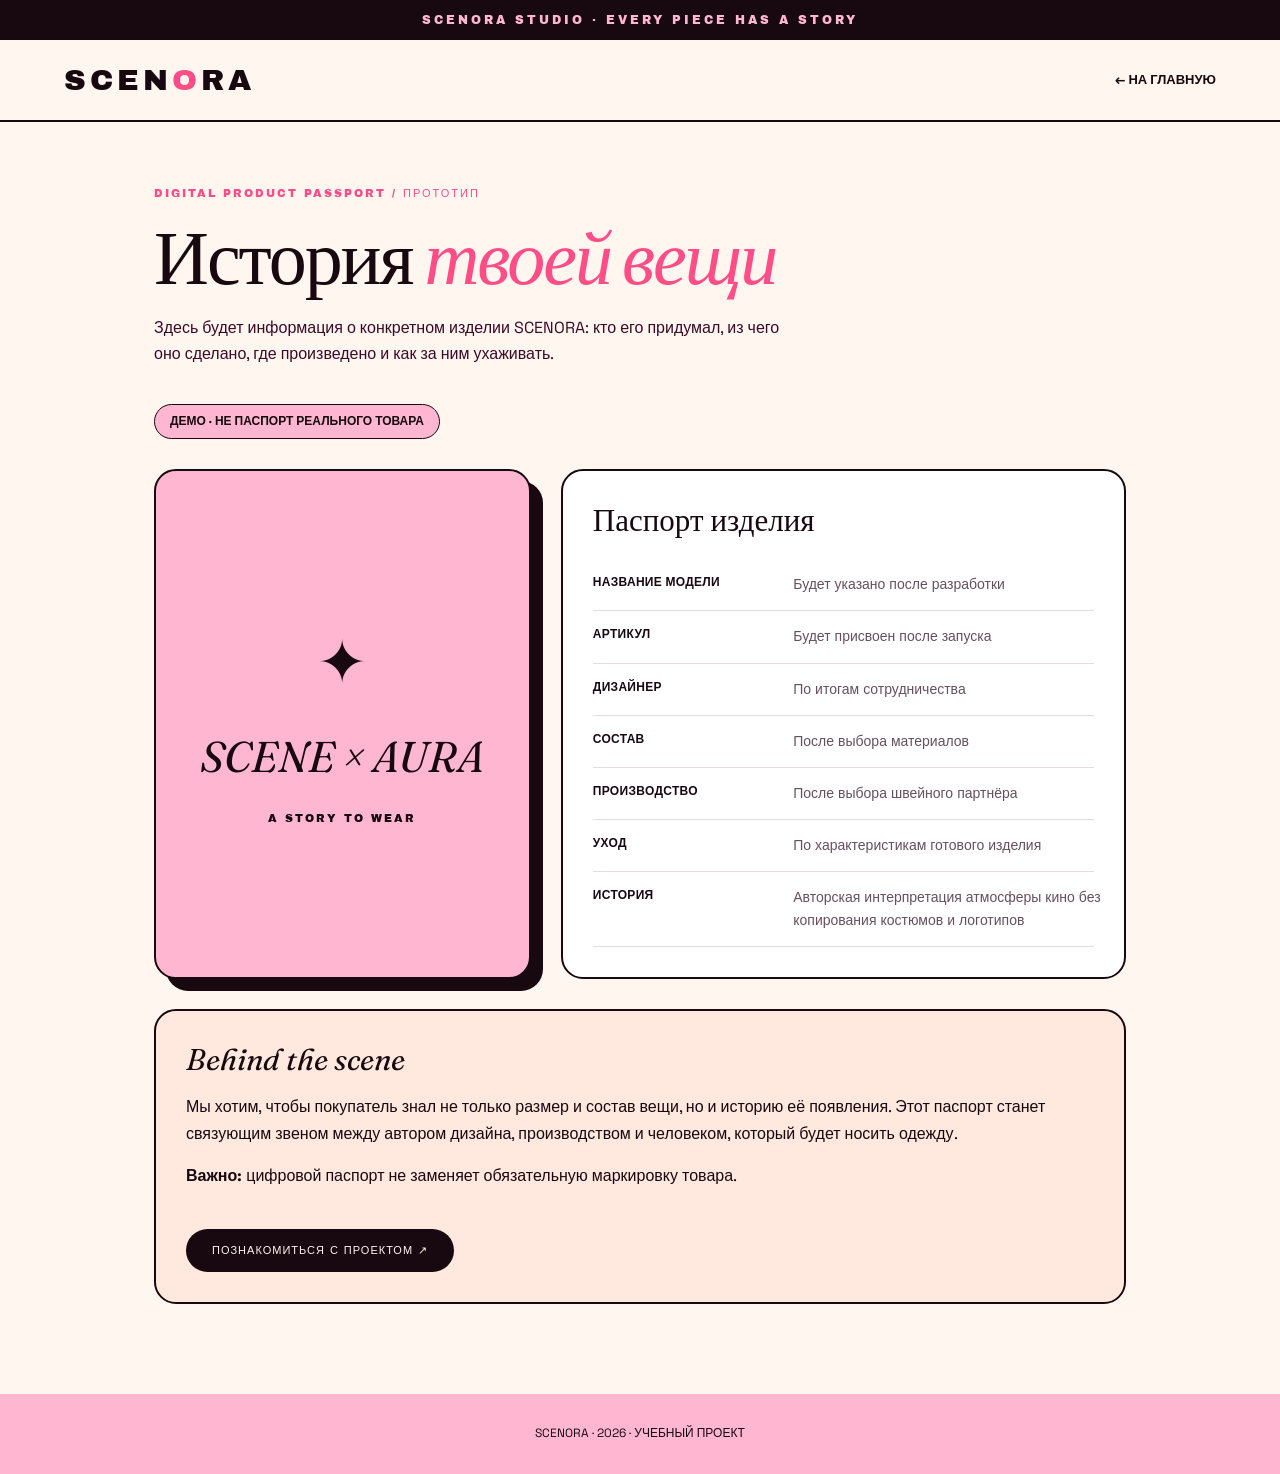
<file: passport.html>
<!DOCTYPE html>
<html lang="ru"><head><meta charset="UTF-8"><meta name="viewport" content="width=device-width, initial-scale=1.0"><title>SCENORA — цифровой паспорт вещи</title><link href="https://fonts.googleapis.com/css2?family=Fraunces:ital,wght@0,400;1,600&family=Archivo+Black&family=Space+Grotesk:wght@400;500;700&display=swap" rel="stylesheet"><style>
:root{--pink:#FFB6D0;--hot:#FF4D87;--cream:#FFF6EF;--ink:#180810;--plum:#3B0A28}*{box-sizing:border-box}body{margin:0;background:var(--cream);color:var(--ink);font-family:'Space Grotesk',sans-serif;line-height:1.65}a{color:inherit;text-decoration:none}.top{background:var(--ink);color:var(--pink);text-align:center;font:12px 'Archivo Black',sans-serif;letter-spacing:3px;padding:13px}.nav{padding:24px 5%;display:flex;align-items:center;justify-content:space-between;border-bottom:2px solid var(--ink)}.brand{font:clamp(20px,4vw,30px) 'Archivo Black',sans-serif;letter-spacing:4px}.brand span{color:var(--hot)}.back{font-size:13px;font-weight:700}.main{max-width:1100px;margin:auto;padding:65px 5% 90px}.eyebrow{font:11px 'Archivo Black',sans-serif;letter-spacing:2px;color:var(--hot)}h1{font:400 clamp(40px,6vw,76px)/1.05 'Fraunces',serif;letter-spacing:-2px;margin:18px 0}h1 em{color:var(--hot)}.lead{max-width:650px;color:var(--plum)}.notice{display:inline-block;background:var(--pink);border:1.5px solid var(--ink);border-radius:40px;padding:7px 15px;font-weight:700;font-size:12px;margin:20px 0 30px}.layout{display:grid;grid-template-columns:.8fr 1.2fr;gap:30px}.visual{background:var(--pink);border:2px solid var(--ink);border-radius:22px;min-height:430px;display:flex;flex-direction:column;align-items:center;justify-content:center;padding:35px;box-shadow:12px 12px 0 var(--ink)}.film{font-size:60px}.visual h2{font:400 italic 43px 'Fraunces',serif;text-align:center;margin:18px 0}.visual p{font:11px 'Archivo Black',sans-serif;letter-spacing:2px}.details{background:white;border:2px solid var(--ink);border-radius:22px;padding:30px}.details h3{font:400 31px 'Fraunces',serif;margin:0 0 20px}.line{display:grid;grid-template-columns:38% 62%;gap:10px;padding:14px 0;border-bottom:1px solid #e8d9dd;font-size:14px}.line strong{font-size:12px;letter-spacing:.3px}.details .sub{color:#66505d}.story{margin-top:30px;background:#ffe8de;border-radius:22px;padding:30px;border:2px solid var(--ink)}.story h3{font:400 italic 30px 'Fraunces',serif;margin:0 0 12px}.bottom{padding:30px 5%;background:var(--pink);text-align:center;font-size:12px}.btn{display:inline-block;margin-top:24px;background:var(--ink);color:var(--cream);padding:15px 26px;border-radius:40px;font:11px 'Archivo Black',sans-serif;letter-spacing:1px}@media(max-width:720px){.layout{grid-template-columns:1fr}.visual{min-height:300px}.details{padding:20px}.line{grid-template-columns:1fr;gap:3px}.back{font-size:11px}}
</style></head><body><div class="top">SCENORA STUDIO · EVERY PIECE HAS A STORY</div><nav class="nav"><a class="brand" href="index.html">SCEN<span>O</span>RA</a><a class="back" href="index.html">← НА ГЛАВНУЮ</a></nav><main class="main"><div class="eyebrow">DIGITAL PRODUCT PASSPORT / ПРОТОТИП</div><h1>История <em>твоей вещи</em></h1><p class="lead">Здесь будет информация о конкретном изделии SCENORA: кто его придумал, из чего оно сделано, где произведено и как за ним ухаживать.</p><div class="notice">ДЕМО · НЕ ПАСПОРТ РЕАЛЬНОГО ТОВАРА</div><div class="layout"><div class="visual"><div class="film">✦</div><h2>SCENE × AURA</h2><p>A STORY TO WEAR</p></div><div class="details"><h3>Паспорт изделия</h3><div class="line"><strong>НАЗВАНИЕ МОДЕЛИ</strong><span class="sub">Будет указано после разработки</span></div><div class="line"><strong>АРТИКУЛ</strong><span class="sub">Будет присвоен после запуска</span></div><div class="line"><strong>ДИЗАЙНЕР</strong><span class="sub">По итогам сотрудничества</span></div><div class="line"><strong>СОСТАВ</strong><span class="sub">После выбора материалов</span></div><div class="line"><strong>ПРОИЗВОДСТВО</strong><span class="sub">После выбора швейного партнёра</span></div><div class="line"><strong>УХОД</strong><span class="sub">По характеристикам готового изделия</span></div><div class="line"><strong>ИСТОРИЯ</strong><span class="sub">Авторская интерпретация атмосферы кино без копирования костюмов и логотипов</span></div></div></div><div class="story"><h3>Behind the scene</h3><p>Мы хотим, чтобы покупатель знал не только размер и состав вещи, но и историю её появления. Этот паспорт станет связующим звеном между автором дизайна, производством и человеком, который будет носить одежду.</p><p><strong>Важно:</strong> цифровой паспорт не заменяет обязательную маркировку товара.</p><a href="index.html#designers" class="btn">ПОЗНАКОМИТЬСЯ С ПРОЕКТОМ ↗</a></div></main><footer class="bottom">SCENORA · 2026 · УЧЕБНЫЙ ПРОЕКТ</footer></body></html>
</file>
